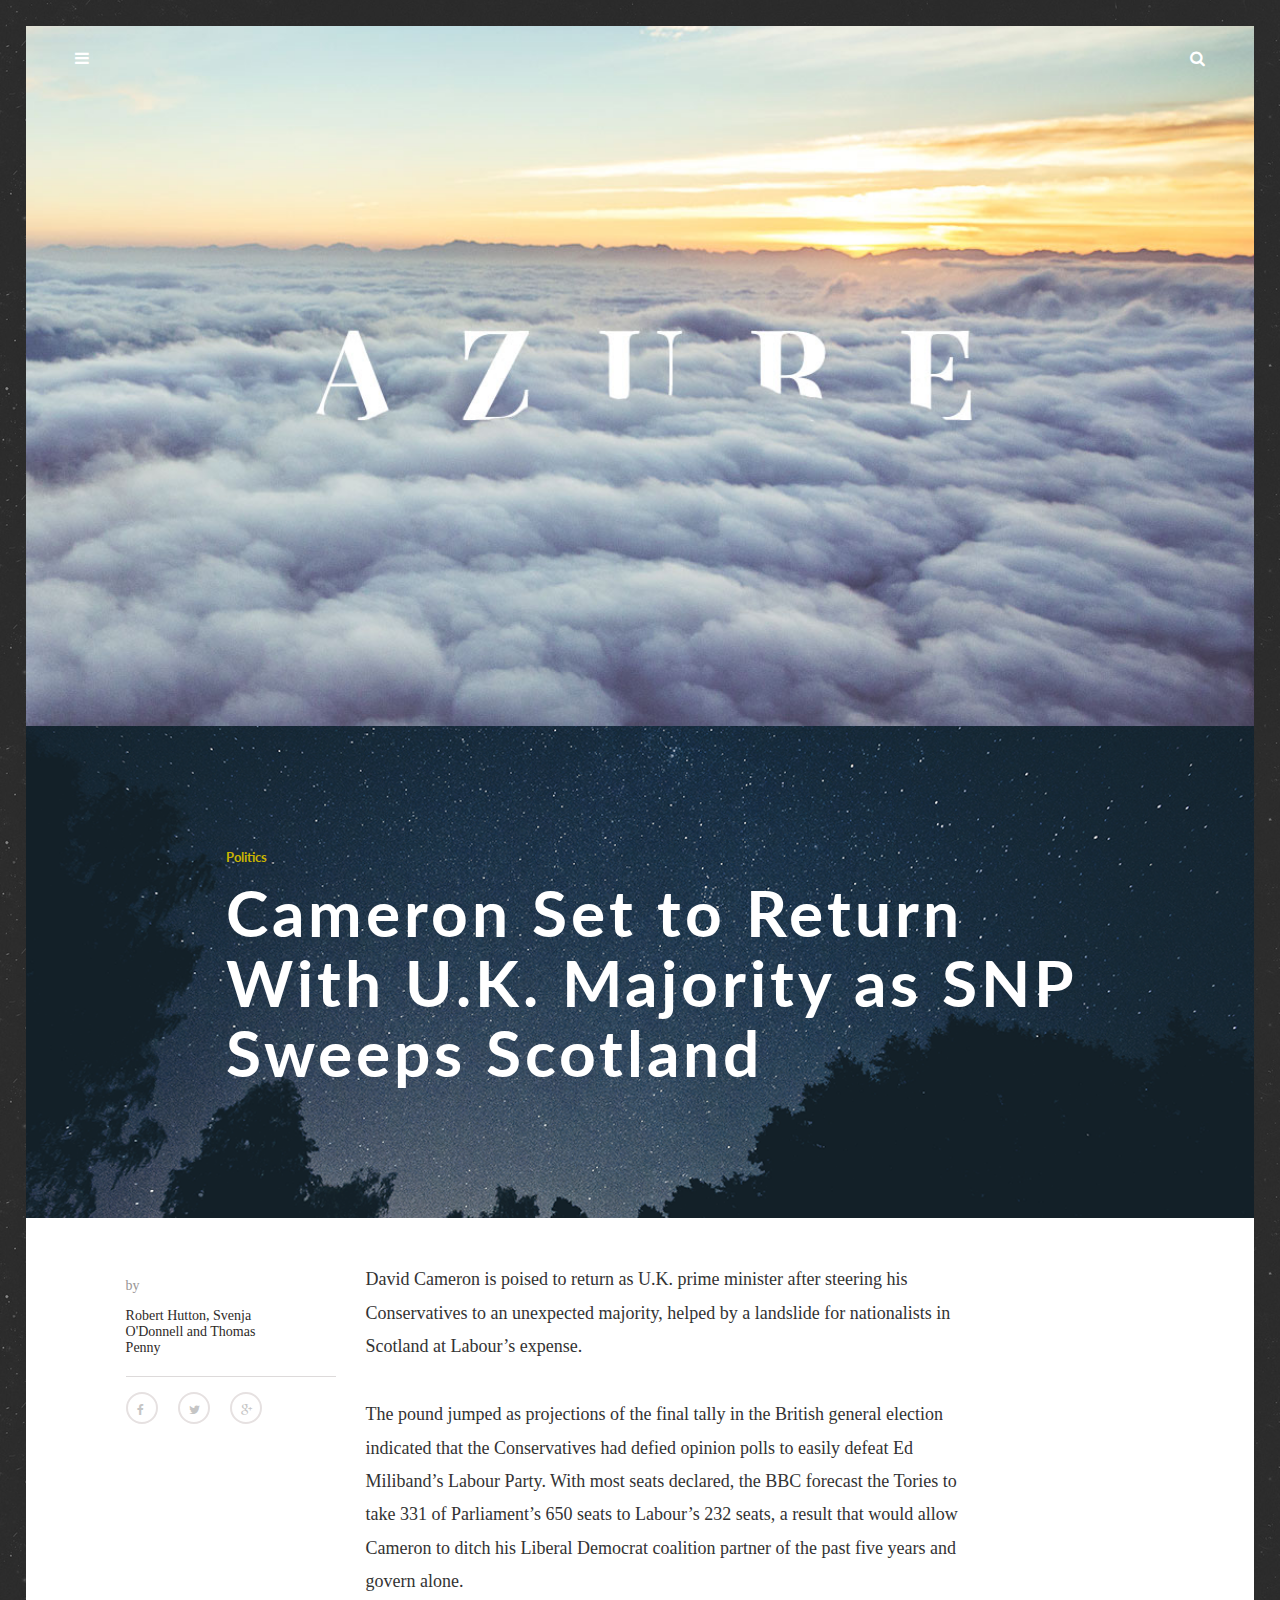
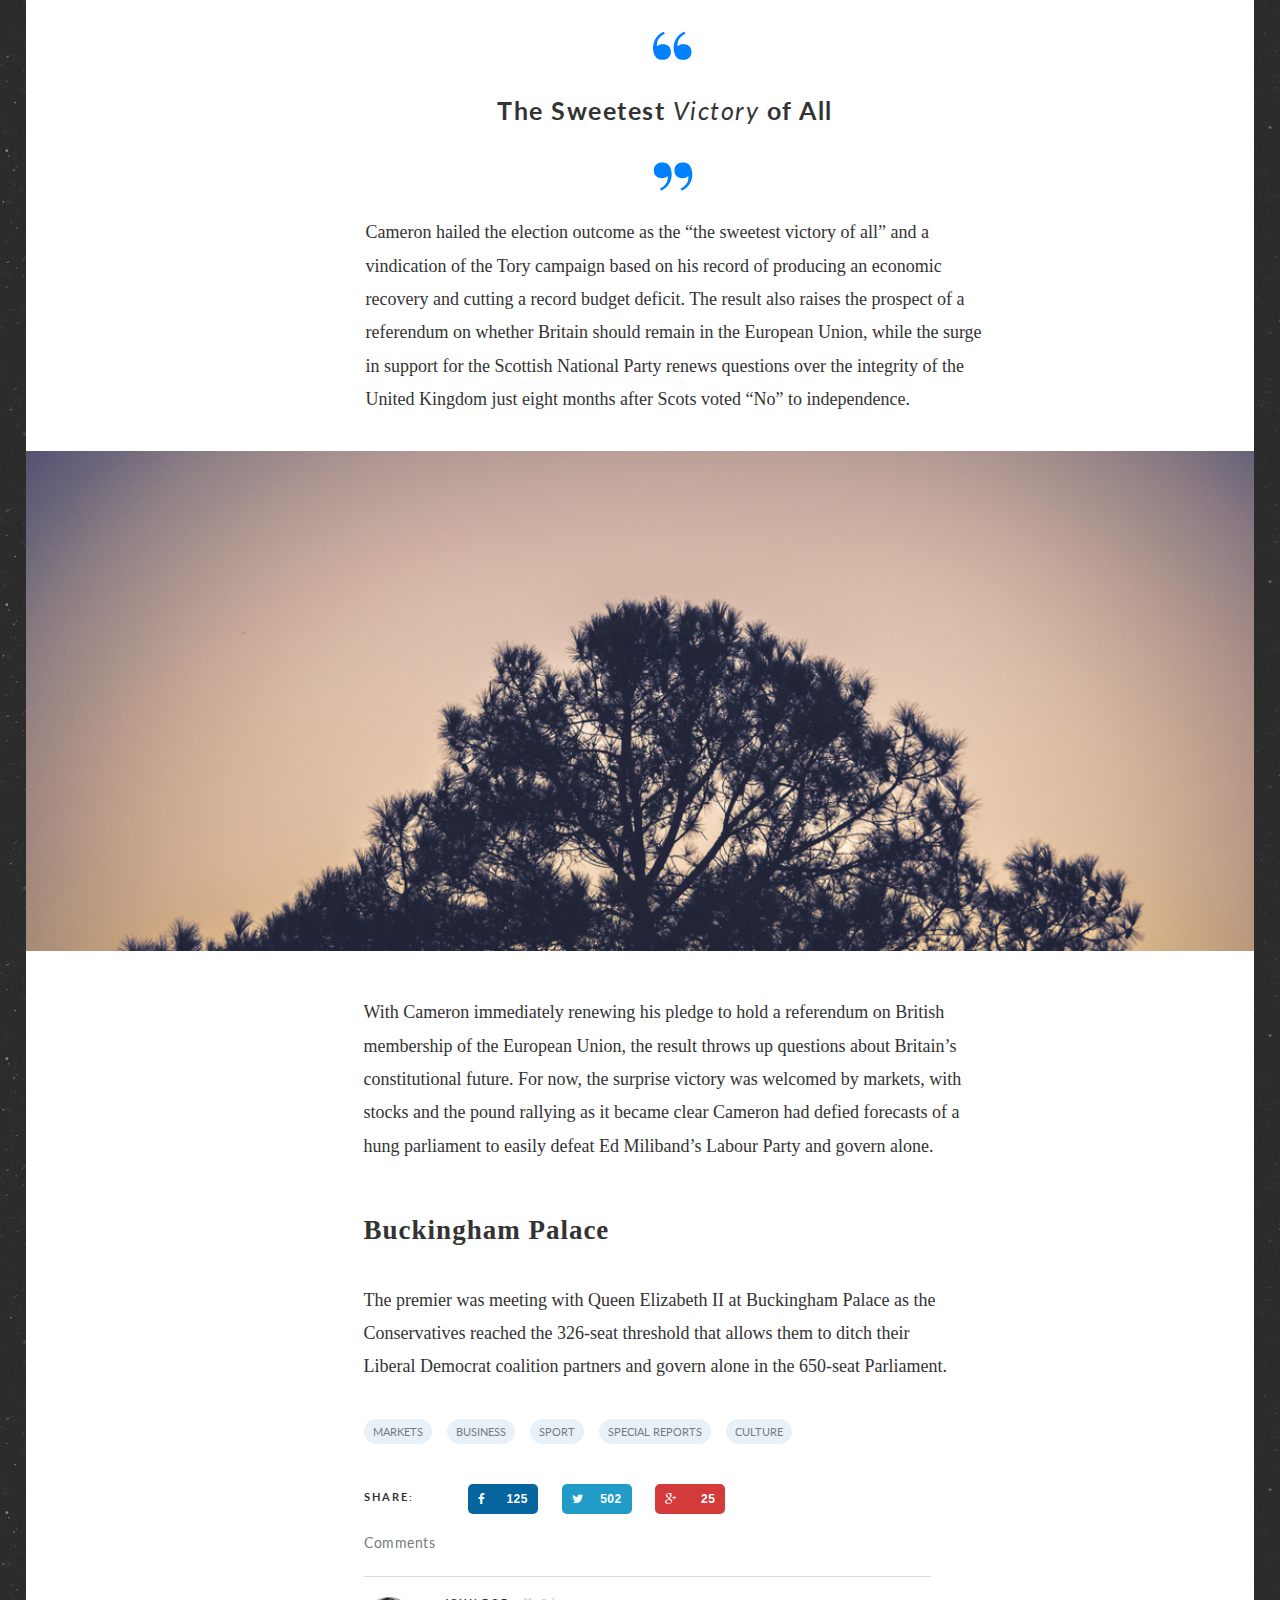
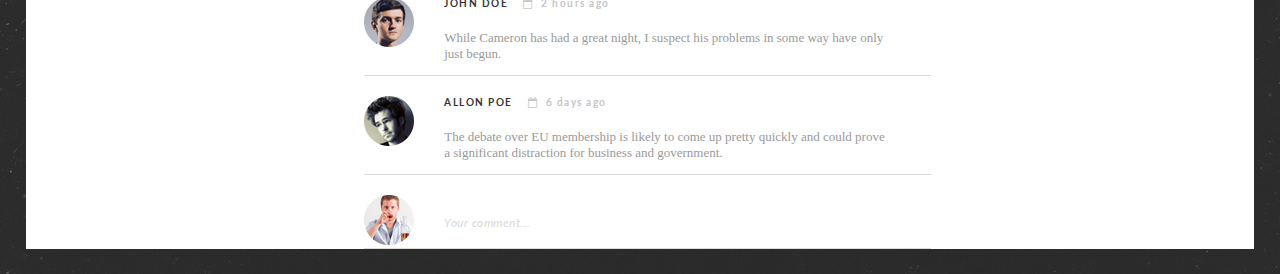
<file: index.html>
<!DOCTYPE html>
<html lang="en">

<head>
    <meta charset="UTF-8">
    <meta name="viewport" content="width=device-width, initial-scale=1.0">
    <link href="https://fonts.googleapis.com/css?family=Lato|Playfair+Display+SC&display=swap" rel="stylesheet">
    <link rel="stylesheet" href="./css/style.css">
    <link rel="stylesheet" href="./assets/Font/font-awesome-4.3.0/font-awesome-4.3.0/css/font-awesome.css">
    <link rel="apple-touch-icon" sizes="180x180" href="/apple-touch-icon.png">
    <link rel="icon" type="image/png" sizes="16x16" href="./assets/Icons/favicon-16x16.png">
    <link rel="manifest" href="/site.webmanifest">
    <title>One Page</title>
</head>

<body>
    <header>
        <div class="page-logo">
            <nav class="page-logo-top__nav">
                <i class="fa fa-bars"></i>
                <i class="fa fa-search"></i>
            </nav>
        </div>
    </header>
    <main>
        <section class="page-title">
            <p class="page-title__subtitle">Politics</p>
            <p class="page-title__heading">Cameron Set to Return With U.K. Majority as SNP Sweeps Scotland</p>
        </section>
        <section>
            <div class="page-content">
                <article>
                    <p class="page-content__text-long">David Cameron is poised to return as U.K. prime minister after
                        steering his
                        Conservatives to an
                        unexpected majority, helped by a landslide for nationalists in Scotland at Labour’s expense.
                    </p>
                    <p class="page-content__text-long">
                        The pound jumped as projections of the final tally in the British general election indicated
                        that
                        the Conservatives had defied opinion polls to easily defeat Ed Miliband’s Labour Party. With
                        most
                        seats declared, the BBC forecast the Tories to take 331 of Parliament’s 650 seats to Labour’s
                        232
                        seats, a result that would allow Cameron to ditch his Liberal Democrat coalition partner of the
                        past
                        five years and govern alone.</p>
                    <img class="marks" src="assets/Images/aspas_c.png" alt="">
                    <p class="page-content__text-selected"><strong>The Sweetest </strong><em>Victory</em> <strong>of
                            All</strong></p>
                    <img class="marks" src="assets/Images/aspas_b.png" alt="">
                    <p class="page-content__text-long">Cameron hailed the election outcome as the “the sweetest victory
                        of
                        all”
                        and a vindication of
                        the
                        Tory campaign based on his record of producing an economic recovery and cutting a record
                        budget
                        deficit. The result also raises the prospect of a referendum on whether Britain should
                        remain in
                        the
                        European Union, while the surge in support for the Scottish National Party renews questions
                        over
                        the
                        integrity of the United Kingdom just eight months after Scots voted “No” to independence.</p>
                </article>
                <footer>
                    <div class="page-content__authors">
                        <p class="page-content__text-footer--author-by">by</p>
                        Robert Hutton,
                        Svenja O'Donnell
                        and Thomas Penny
                    </div>
                    <div class="page-content__social-media">
                        <a href="#" class="page-content__social-media--icons" class="networks networks--social"><i
                                class="networks networks--social"><i class="fa fa-facebook"></i></i></a>
                        <a href="#" class="page-content__social-media--icons" class="networks networks--social"><i
                                class="networks networks--social"><i class="fa fa-twitter"></i></i></a>
                        <a href="#" class="page-content__social-media--icons" class="networks networks--social"><i
                                class="networks networks--social"><i class="fa fa-google-plus"></i></i></a>
                    </div>
                </footer>
            </div>
        </section>
        <div class="banner-tree">
        </div>
        <section class="page-content">
            <div class="page-content--bottom">
                <article>
                    <p class="page-content__text-long">With Cameron immediately renewing his pledge to hold a referendum
                        on British
                        membership
                        of the European
                        Union, the result throws up questions about Britain’s constitutional future. For now, the
                        surprise
                        victory was welcomed by markets, with stocks and the pound rallying as it became clear Cameron
                        had
                        defied forecasts of a hung parliament to easily defeat Ed Miliband’s Labour Party and govern
                        alone.
                    </p>
                    <h2 class="page-content__text-selected--bottom">Buckingham Palace</h2>
                    <p class="page-content__text-long">The premier was meeting with Queen Elizabeth II at Buckingham
                        Palace as the
                        Conservatives reached the
                        326-seat threshold that allows them
                        to ditch their Liberal Democrat coalition partners and govern alone
                        in the 650-seat Parliament.</p>
                </article>
            </div>
        </section>
    </main>
    <footer class="page-footer">
        <div class="page-footer__options">
            <a class="page-footer__options-button" href="#">MARKETS</a>
            <a class="page-footer__options-button" href="#">BUSINESS</a>
            <a class="page-footer__options-button" href="#">SPORT</a>
            <a class="page-footer__options-button" href="#">SPECIAL REPORTS</a>
            <a class="page-footer__options-button" href="#">CULTURE</a>
        </div>
        <div class="page-footer__share">
            <p class="page-footer__share--share">SHARE:</p>
            <a href="#" class="networks networks--facebook"><i class="fa fa-facebook"></i>
                <p>125</p>
            </a>
            <a href="#" class="networks networks--twitter"><i class="fa fa-twitter"></i>
                <p>502</p>
            </a>
            <a href="#" class="networks networks--google"><i class="fa fa-google-plus"></i>
                <p>25</p>
            </a>
        </div>
        <p class="page-footer__comments comments--title">Comments</p>
        <div class="page-footer__comments">
            <div class="page-footer__comments-author">
                <div class="data">
                    <img src="assets/Images/Author_photo1.png" alt="">
                </div>
                <div>
                    <div class="page-footer__comments-author-data-name">
                        <span>JOHN DOE</span>
                        <div><span><i class="fa fa-calendar-o"></i></span><span class="day"> 2 hours ago</span></div>
                    </div>
                    <div class="page-footer__comments-author-description">
                        <p>While Cameron has had a great night, I suspect his problems in some way have only just begun.
                        </p>
                    </div>
                </div>
            </div>
        </div>
        <div class="page-footer__comments">
            <div class="page-footer__comments-author">
                <div class="data">
                    <img src="assets/Images/Author_photo2.png" alt="">
                </div>
                <div>
                    <div class="page-footer__comments-author-data-name">
                        <span>ALLON POE</span>
                        <div><span><i class="fa fa-calendar-o"></i></span><span class="day"> 6 days ago</span></div>
                    </div>
                    <div class="page-footer__comments-author-description">
                        <p>The debate over EU membership is likely to come up pretty quickly and could prove a
                            significant distraction for business and government.
                        </p>
                    </div>
                </div>
            </div>
        </div>
        <div class="page-footer__comments">
            <div class="page-footer__comments-author">
                <div>
                    <img src="assets/Images/Author_photo3.png" alt="">
                </div>
                <div class="page-footer__comments-author-your_comment">
                    <p><em>Your comment...</em></p>
                </div>
            </div>
        </div>
        </div>
    </footer>
</body>

</html>
</file>
<file: css/style.css>
header .page-logo {
  background-image: url(../assets/Images/Azure.jpg);
  background-repeat: no-repeat;
  background-size: cover;
  background-position: center center;
  background-attachment: unset;
  height: 250px;
  width: 100%;
  margin: 0;
}
@media (min-width: 768px) {
  header .page-logo {
    height: 500px;
  }
}
@media (min-width: 1024px) {
  header .page-logo {
    height: 700px;
  }
}
header .page-logo-top__nav {
  display: -webkit-box;
  display: -moz-box;
  display: -webkit-flex;
  display: -ms-flexbox;
  display: flex;
  justify-content: space-between;
  padding: 2%;
  margin: 0 2%;
}
header .page-logo .fa-bars,
header .page-logo .fa-search {
  color: white;
}

html {
  -webkit-box-sizing: border-box;
  -moz-box-sizing: border-box;
  box-sizing: border-box;
  background-image: url(../assets/Images/Background.png);
  width: 100%;
  z-index: 2;
}

body {
  margin: 2%;
}

.page-title {
  box-sizing: border-box;
  background-image: url(../assets/Images/Night.png);
  background-repeat: no-repeat;
  background-size: cover;
  background-position: center;
  width: 100%;
  padding: 30px 40px;
  font-family: "Lato", sans-serif;
  font-weight: bold;
  margin: 0;
}
.page-title__subtitle {
  font-size: 8px;
  font-weight: bold;
  color: #cab500;
}
@media (min-width: 576px) {
  .page-title__subtitle {
    padding: 0 100px 0px 130px;
  }
}
@media (min-width: 768px) {
  .page-title__subtitle {
    font-size: 10pt;
    padding: 30px 80px 0 70px;
  }
}
@media (min-width: 1024px) {
  .page-title__subtitle {
    font-size: 10pt;
    padding: 80px 0 0 160px;
  }
}
.page-title__heading {
  font-size: 20px;
  letter-spacing: 2px;
  line-height: 30px;
  color: #ffffff;
}
@media (min-width: 576px) {
  .page-title__heading {
    font-size: 30px;
    padding: 0 100px 50px 130px;
  }
}
@media (min-width: 768px) {
  .page-title__heading {
    font-size: 40px;
    line-height: 50px;
    letter-spacing: 3px;
    padding: 0 30px 50px 70px;
  }
}
@media (min-width: 1024px) {
  .page-title__heading {
    font-size: 64px;
    letter-spacing: 4px;
    line-height: 70px;
    margin: 5px 0 0 0;
    padding: 0 100px 100px 160px;
  }
}

.page-content {
  height: auto;
  background-color: white;
  width: 100%;
  padding: 30px 30px 5px 30px;
  color: #333333;
  font-weight: normal;
  box-sizing: border-box;
}
.page-content__text-long {
  font-family: "Playfair Display", serif;
  font-size: 16px;
  letter-spacing: 0pt;
  line-height: 20pt;
  padding: 10px 0;
}
.page-content__text-selected {
  font-family: "Lato", sans-serif;
  font-size: 18px;
  letter-spacing: 1.5px;
  text-align: center;
}
.page-content .content__text-selected--bottom {
  font-size: 20px;
  font-weight: bold;
  letter-spacing: 1px;
}
.page-content .marks {
  margin: 1% 45%;
}
.page-content__authors {
  font-family: "Playfair Display", serif;
  font-size: 13px;
  font-weight: normal;
  color: #2e2a28;
  padding-bottom: 10px;
  width: 120px;
}
.page-content__text-footer--author-by {
  color: #999595;
}
.page-content__social-media {
  display: flex;
  justify-content: space-between;
  width: 120px;
  padding: 15px 0;
  width: 150px;
  border-top: 1px solid #dddada;
}
.page-content__social-media--icons {
  width: 28px;
  height: 28px;
  border-radius: 50%;
  border: 2px solid #e6e1e1;
  position: relative;
}
.page-content__social-media--icons .networks--social {
  position: absolute;
  margin: 30% 35%;
  font-size: 12px;
  color: #c5c5c5;
}
@media (min-width: 768px) {
  .page-content {
    display: flex;
    flex-flow: row-reverse;
  }
  .page-content--bottom {
    padding: 0 30px 0 18%;
    width: 100%;
  }
  .page-content__text-long {
    width: 75%;
    padding: 10px 80px 0 40px;
    font-size: 20px;
  }
  .page-content__text-selected {
    font-size: 20px;
    padding: 10px 100px 0 20px;
  }
  .page-content__authors {
    width: 120px;
    margin: 50px 0 0 0px;
  }
  .page-content__social-media {
    width: 120px;
    margin: 10px 0 0 0px;
  }
  .page-content__text-selected--bottom {
    font-size: 20px;
    font-weight: bold;
    letter-spacing: 1px;
    padding: 10px 80px 0 40px;
  }
  .page-content .marks {
    margin: 2% 45% 1% 38%;
  }
}
@media (min-width: 1024px) {
  .page-content {
    display: flex;
    flex-flow: row-reverse;
    padding: 30px 280px 15px 0;
  }
  .page-content--bottom {
    padding: 0 20px 0 328px;
    width: 100%;
  }
  .page-content__text-long {
    font-size: 18px;
    line-height: 25pt;
    width: 100%;
    margin: 0;
    padding-left: 10px;
    padding-top: 15px;
    padding-bottom: 20px;
  }
  .page-content__text-selected {
    font-family: "Lato", sans-serif;
    font-size: 25px;
    letter-spacing: 1.5px;
    text-align: center;
    padding: 0;
  }
  .page-content__authors {
    font-size: 14px;
    width: 130px;
    margin: 30px 0 0 100px;
    padding-right: 50px;
  }
  .page-content__text-footer--author-by {
    font-size: 14px;
  }
  .page-content__social-media {
    display: flex;
    justify-content: start;
    width: 210px;
    margin: 10px 20px 0 100px;
  }
  .page-content__social-media--icons {
    margin-right: 20px;
  }
  .page-content__text-selected--bottom {
    font-size: 27px;
    padding-left: 10px;
  }
  .page-content .marks {
    margin: 2% 45% 1% 48%;
  }
}

.banner-tree {
  background-image: url(../assets/Images/Tree.png);
  background-repeat: no-repeat;
  background-size: cover;
  background-position: bottom center;
  width: 100%;
  height: 200px;
}
@media (min-width: 768px) {
  .banner-tree {
    height: 350px;
  }
}
@media (min-width: 1024px) {
  .banner-tree {
    height: 500px;
  }
}

.page-footer {
  height: auto;
  background-color: white;
  width: 100%;
  box-sizing: border-box;
}
@media (min-width: 1024px) {
  .page-footer {
    width: 100%;
    padding: 0 100px 0 0px;
  }
}
.page-footer__options {
  display: flex;
  justify-content: space-between;
  margin: 0 80px 0 30px;
}
@media (min-width: 768px) {
  .page-footer__options {
    margin: 0 20% 0 26%;
  }
}
@media (min-width: 1024px) {
  .page-footer__options {
    display: flex;
    justify-content: start;
    margin-left: 30%;
    padding: 0;
    width: 45%;
  }
}
.page-footer__options-button {
  text-decoration: none;
  border: 1px solid #e9f1f8;
  background-color: #e9f1f8;
  border-radius: 40px;
  box-shadow: 0 0 0;
  color: #757a7f;
  font-family: "Lato", sans-serif;
  font-size: 6px;
  font-weight: normal;
  letter-spacing: 0px;
  padding: 2px 5px;
  margin-bottom: 10px;
  white-space: nowrap;
}
@media (min-width: 768px) {
  .page-footer__options-button {
    font-size: 9px;
    padding: 5px 8px;
    margin: 0 5px 10px 0;
  }
}
@media (min-width: 1024px) {
  .page-footer__options-button {
    font-size: 11px;
    margin: 0 15px 10px 0;
  }
}
.page-footer__share {
  display: flex;
  justify-content: start;
  align-items: center;
  font-family: "Lato", sans-serif;
  font-size: 11px;
  font-weight: bold;
  letter-spacing: 1px;
  color: #333333;
  padding: 10px 0 20px 30px;
  width: 100%;
}
@media (min-width: 768px) {
  .page-footer__share--share {
    padding: 5px 0 10px 0px;
    margin-right: 15px;
    margin-left: 22%;
  }
}
@media (min-width: 1024px) {
  .page-footer__share--share {
    padding: 5px 0 10px 0px;
    margin-right: 30px;
    margin-left: 0;
  }
}
@media (min-width: 1024px) {
  .page-footer__share {
    display: flex;
    justify-content: space-between;
    letter-spacing: 2px;
    padding: 20px 5px 10px 0px;
    width: 32%;
    margin: 0 20% 0 30%;
    padding-left: 0;
  }
}
.page-footer__comments {
  font-family: "Lato", sans-serif;
  font-size: 12px;
  font-weight: normal;
  letter-spacing: 0.5px;
  color: #757a7f;
  padding: 0 25px;
  height: auto;
  border-bottom: 1px solid #dddada;
  padding-left: 0;
  margin-left: 30px;
  width: 75%;
}
@media (min-width: 768px) {
  .page-footer__comments {
    font-size: 14px;
    width: 48%;
    margin: 0 20% 0 26%;
    padding-left: 0;
  }
}
@media (min-width: 1024px) {
  .page-footer__comments {
    margin: 0 20% 0 30%;
  }
}
.page-footer__comments.comments--title {
  padding-bottom: 25px;
}
.page-footer__comments-author {
  display: flex;
  flex-direction: row;
  padding-top: 20px;
  border-radius: 50%;
}
.page-footer__comments-author-data-name {
  display: flex;
  align-items: flex-start;
  width: 100%;
  font-family: "Lato", sans-serif;
  font-size: 10px;
  font-weight: bold;
  letter-spacing: 1.5px;
  color: #333333;
  padding: 0 0 8px 30px;
  white-space: nowrap;
}
.page-footer__comments-author-data-name .data {
  display: flex;
  width: 300px;
  color: #c5c5c5;
  font-size: 15px;
  margin: 10px;
}
.page-footer__comments-author-data-name .day {
  display: inline;
  padding-left: 4px;
  color: #c5c5c5;
  white-space: nowrap;
}
.page-footer__comments-author-data-name .fa-calendar-o {
  color: #c5c5c5;
  padding-left: 15px;
}
.page-footer__comments-author-description {
  font-family: "Playfair Display", serif;
  font-size: 13px;
  font-weight: normal;
  letter-spacing: 0px;
  color: #999999;
  padding: 0 30px;
  width: 90%;
}
.page-footer__comments-author-your_comment {
  color: #dad8d8;
  font-size: 10px;
  padding-left: 30px;
  margin: 13px 0;
}
@media (min-width: 768px) {
  .page-footer__comments-author-your_comment {
    text-align: start;
    font-size: 12px;
    padding: 0 0 0 30px;
  }
}
@media (min-width: 1024px) {
  .page-footer__comments-author-your_comment {
    margin: 8px 0 0 0;
    padding: 10px 180px 40px 0;
    padding: 0 0 0 30px;
  }
}
.page-footer .networks {
  text-decoration: none;
  width: 30px;
  height: 6px;
  border-radius: 5px;
  color: white;
  font-size: 8px;
  font-family: sans-serif;
  display: flex;
  flex-direction: row;
  justify-content: space-between;
  align-items: center;
  padding: 10px;
  margin-left: 15px;
  letter-spacing: 0.5px;
}
@media (min-width: 768px) {
  .page-footer .networks {
    width: 40px;
    height: 8px;
    font-size: 10px;
    margin-left: 20px;
  }
}
@media (min-width: 1024px) {
  .page-footer .networks {
    width: 50px;
    height: 10px;
    font-size: 12px;
  }
}
.page-footer .networks--facebook {
  background-color: #06649e;
}
.page-footer .networks--twitter {
  background-color: #219bc7;
}
.page-footer .networks--google {
  background-color: #d43a3a;
}

/*# sourceMappingURL=style.css.map */
</file>
